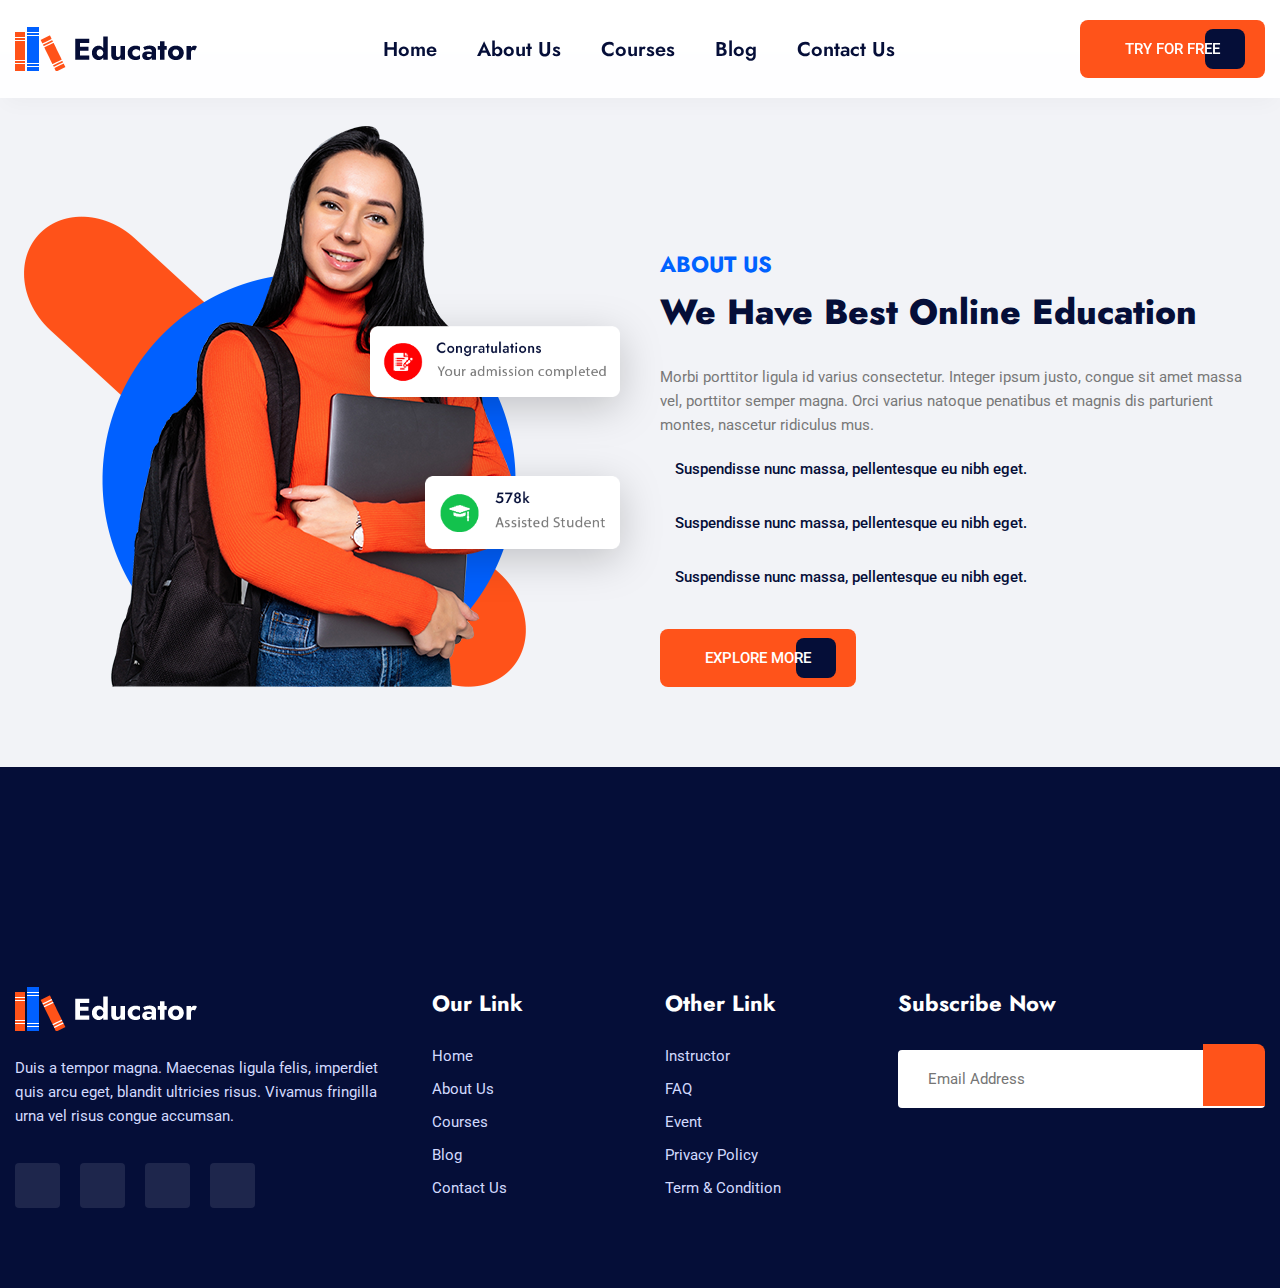
<file: about.html>
<!DOCTYPE html>
<html lang="en">
<head>
    <meta charset="UTF-8">
    <meta http-equiv="X-UA-Compatible" content="IE=edge">
    <meta name="viewport" content="width=device-width, initial-scale=1.0">
    <title>About Us</title>
    <link rel="stylesheet" href="./assets/css/style.css">
    <link rel="stylesheet" href="./assets/css/media_queries.css">
    <link rel="stylesheet" href="./assets/css/animation.css">
    <link rel="stylesheet" href="./assets/css/variable.css">
    <link rel="preconnect" href="https://fonts.googleapis.com">
  <link rel="preconnect" href="https://fonts.gstatic.com" crossorigin>
  <link
    href="https://fonts.googleapis.com/css2?family=Jost:wght@500;600;700;800;900&family=Roboto:wght@400;500&display=swap"
    rel="stylesheet">
</head>
<body>
    <header>

        <nav class="navbar">
  
            <div class="navbar-brand">
              <img src="./assets/images/logo.png" alt="Educator Logo">
            </div>
    
            <ul class="navbar-nav">
    
              <li class="nav-item">
                <a href="index.html">Home</a>
              </li>
              <li class="nav-item">
                <a href="about.html">About Us</a>
              </li>
              <li class="nav-item">
                <a href="course .html">Courses</a>
              </li>
              <li class="nav-item">
                <a href="blog.html">Blog</a>
              </li>
              <li class="nav-item">
                <a href="contact.html">Contact Us</a>
              </li>
    
            </ul>
    
            <button class="btn btn-primary">
              <p class="btn-text">Try for free</p>
              <span class="square"></span>
            </button>
    
            <button class="nav-toggle-btn">
              <span class="one"></span>
              <span class="two"></span>
              <span class="three"></span>
            </button>
    
          </nav>
    
        </header>
    <br><br>
      <section class="about" id="about" >
  
          <div class="about-left">
  
            <div class="img-box">
              <img src="./assets/images/about-img-bg.png" alt="about bg" class="about-bg">
  
              <img src="./assets/images/about-img.png" alt="about person" class="about-img">
  
              <img src="./assets/images/banner-aliment-icon-1.png" alt="" class="icon-1 smooth-zigzag-anim-1" width="250">
              <img src="./assets/images/banner-aliment-icon-3.png" alt="" class="icon-2 smooth-zigzag-anim-3" width="195">
            </div>
  
          </div>
  
          <div class="about-right">
  
            <p class="section-subtitle">About Us</p>
  
            <h2 class="section-title">We Have Best Online Education</h2>
  
            <p class="section-text">
              Morbi porttitor ligula id varius consectetur. Integer ipsum justo, congue sit amet massa vel, porttitor
              semper magna.
              Orci varius natoque penatibus et magnis dis parturient montes, nascetur ridiculus mus.
            </p>
  
            <ul class="about-ul">
  
              <li>
                <ion-icon name="checkmark-circle"></ion-icon>
                <p>Suspendisse nunc massa, pellentesque eu nibh eget.</p>
              </li>
  
              <li>
                <ion-icon name="checkmark-circle"></ion-icon>
                <p>Suspendisse nunc massa, pellentesque eu nibh eget.</p>
              </li>
  
              <li>
                <ion-icon name="checkmark-circle"></ion-icon>
                <p>Suspendisse nunc massa, pellentesque eu nibh eget.</p>
              </li>
  
            </ul>
  
            <button class="btn btn-primary">
              <p class="btn-text">Explore More</p>
              <span class="square"></span>
            </button>
  
          </div>
  
        </section>
      <footer>

        <div class="footer-grid">
  
          <div class="grid-item">
  
            <div class="footer-logo">
              <img src="./assets/images/logo-footer.png" alt="educator logo white">
            </div>
  
            <p class="footer-text">
              Duis a tempor magna. Maecenas ligula felis, imperdiet quis arcu eget, blandit ultricies risus. Vivamus
              fringilla urna
              vel risus congue accumsan.
            </p>
  
            <div class="social-link">
              <a href="#">
                <ion-icon name="logo-facebook"></ion-icon>
              </a>
              <a href="#">
                <ion-icon name="logo-instagram"></ion-icon>
              </a>
              <a href="#">
                <ion-icon name="logo-twitter"></ion-icon>
              </a>
              <a href="#">
                <ion-icon name="logo-youtube"></ion-icon>
              </a>
            </div>
  
          </div>
  
          <ul class="grid-item">
  
            <h4 class="item-heading">Our Link</h4>
  
            <li class="list-item">
              <a href="#home">Home</a>
            </li>
  
            <li class="list-item">
              <a href="#about">About Us</a>
            </li>
  
            <li class="list-item">
              <a href="#course">Courses</a>
            </li>
  
            <li class="list-item">
              <a href="#blog">Blog</a>
            </li>
  
            <li class="list-item">
              <a href="#contact">Contact Us</a>
            </li>
  
          </ul>
  
          <ul class="grid-item">
  
            <h4 class="item-heading">Other Link</h4>
  
            <li class="list-item">
              <a href="#">Instructor</a>
            </li>
  
            <li class="list-item">
              <a href="#">FAQ</a>
            </li>
  
            <li class="list-item">
              <a href="#">Event</a>
            </li>
  
            <li class="list-item">
              <a href="#">Privacy Policy</a>
            </li>
  
            <li class="list-item">
              <a href="#">Term & Condition</a>
            </li>
  
          </ul>
  
          <div class="grid-item">
  
            <h4 class="item-heading">Subscribe Now</h4>
  
            <div class="wrapper">
              <input type="text" name="subscribe" placeholder="Email Address">
              
              <button class="send-btn">
                <ion-icon name="paper-plane"></ion-icon>
              </button>
            </div>
  
          </div>
  
        </div>
  

  
      </footer>
  
    </div>
  
  

</body>
</html>
</file>
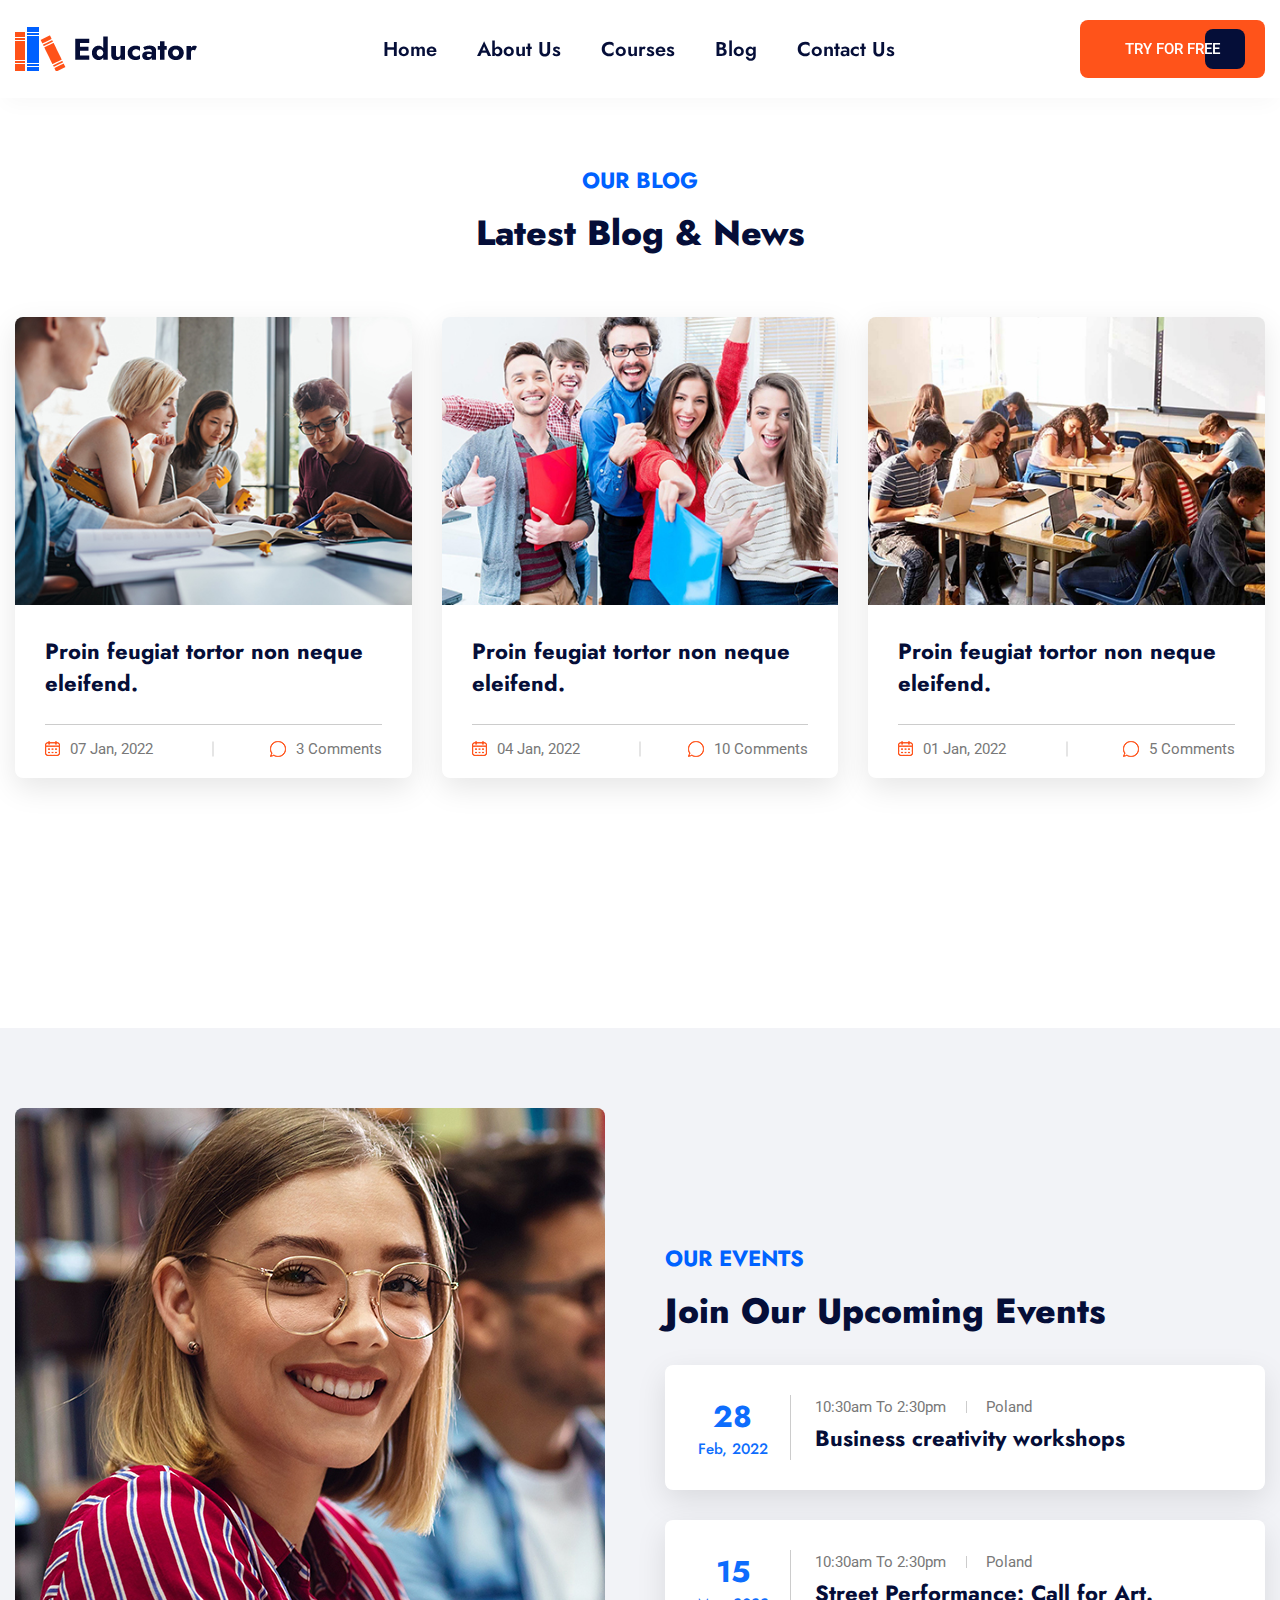
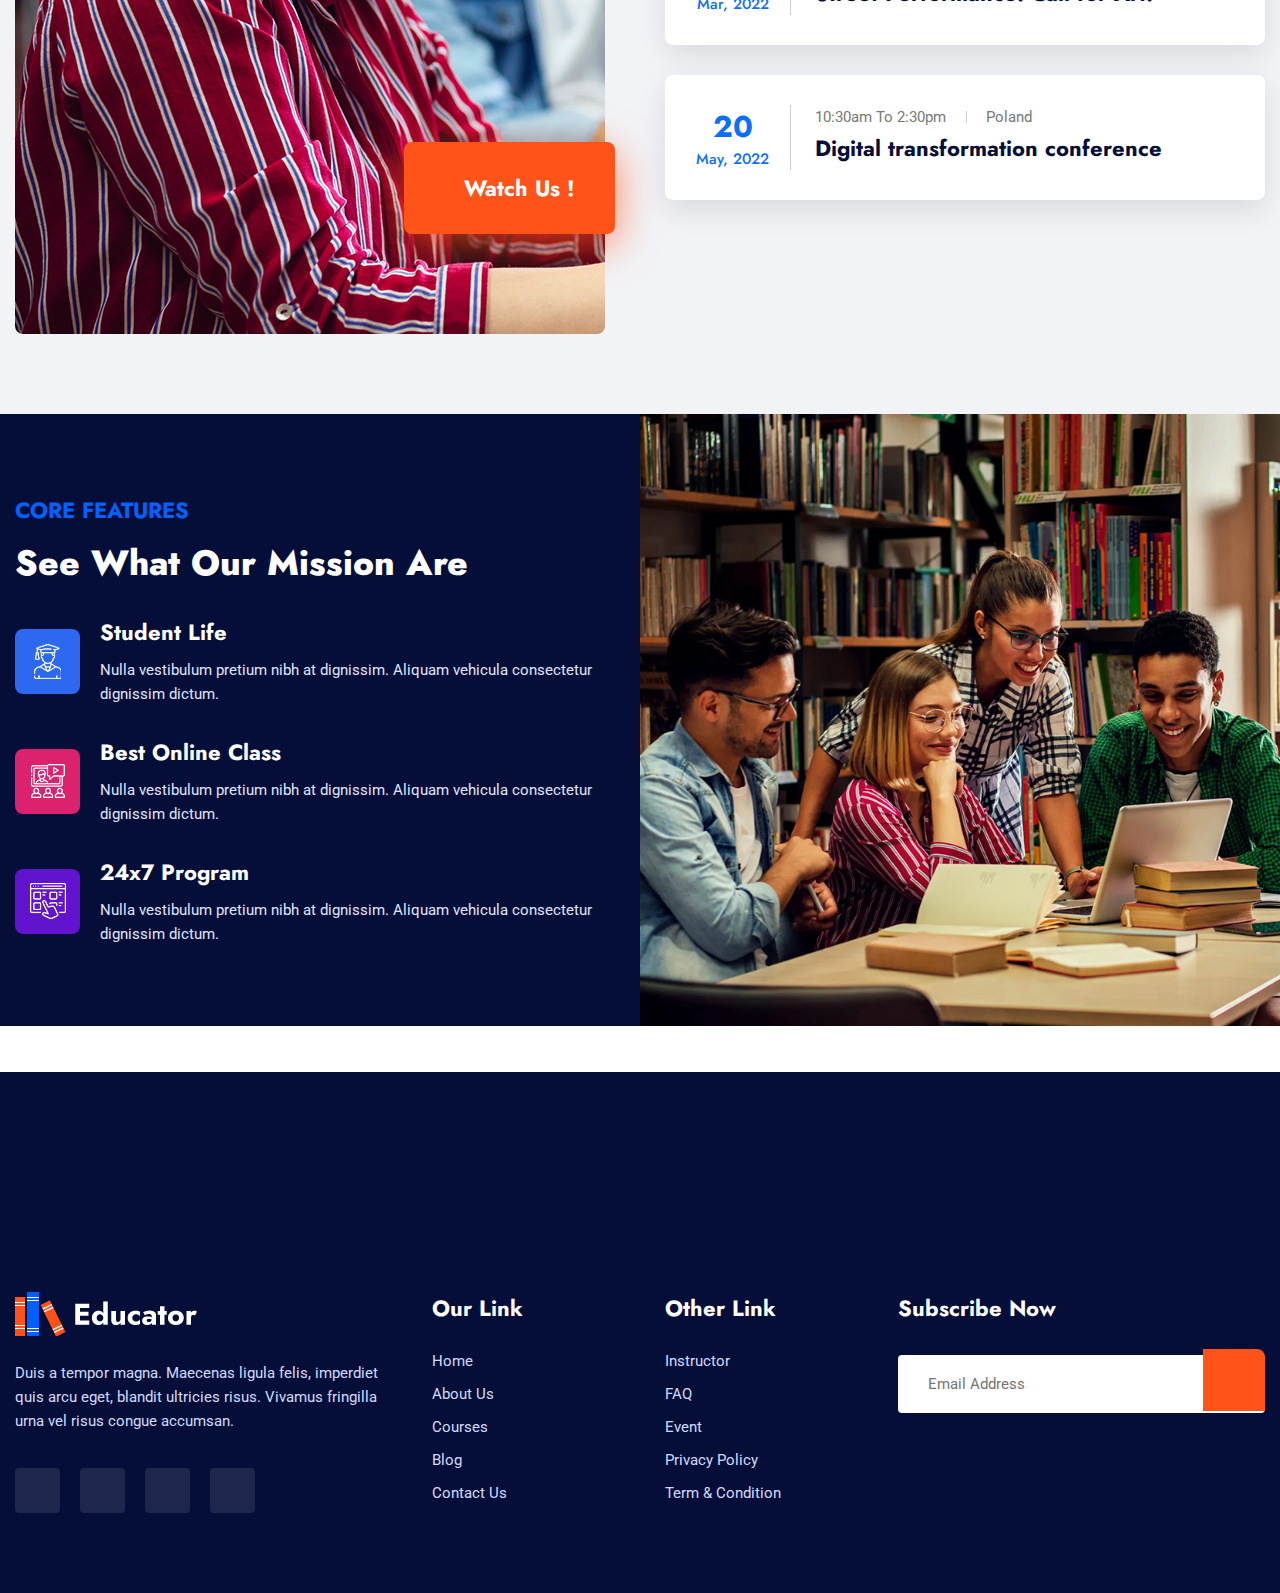
<file: blog.html>
<!DOCTYPE html>
<html lang="en">
<head>
    <meta charset="UTF-8">
    <meta http-equiv="X-UA-Compatible" content="IE=edge">
    <meta name="viewport" content="width=device-width, initial-scale=1.0">
    <title>Document</title>
    <link rel="stylesheet" href="./assets/css/style.css">
    <link rel="stylesheet" href="./assets/css/media_queries.css">
    <link rel="stylesheet" href="./assets/css/animation.css">
    <link rel="stylesheet" href="./assets/css/variable.css">
    <link rel="preconnect" href="https://fonts.googleapis.com">
  <link rel="preconnect" href="https://fonts.gstatic.com" crossorigin>
  <link
    href="https://fonts.googleapis.com/css2?family=Jost:wght@500;600;700;800;900&family=Roboto:wght@400;500&display=swap"
    rel="stylesheet">
</head>
<body>
    <nav class="navbar">
  
        <div class="navbar-brand">
          <img src="./assets/images/logo.png" alt="Educator Logo">
        </div>

        <ul class="navbar-nav">

          <li class="nav-item">
            <a href="index.html">Home</a>
          </li>
          <li class="nav-item">
            <a href="about.html">About Us</a>
          </li>
          <li class="nav-item">
            <a href="course .html">Courses</a>
          </li>
          <li class="nav-item">
            <a href="blog.html">Blog</a>
          </li>
          <li class="nav-item">
            <a href="contact.html">Contact Us</a>
          </li>

        </ul>

        <button class="btn btn-primary">
          <p class="btn-text">Try for free</p>
          <span class="square"></span>
        </button>

        <button class="nav-toggle-btn">
          <span class="one"></span>
          <span class="two"></span>
          <span class="three"></span>
        </button>

      </nav>

    </header>
<br><br><br>

    <section class="blog" id="blog">

        <p class="section-subtitle">Our Blog</p>

        <h2 class="section-title">Latest Blog & News</h2>

        <div class="blog-grid">

          <div class="blog-card">

            <div class="blog-banner-box">
              <img src="./assets/images/blog-1.jpg" alt="blog banner">
            </div>

            <div class="blog-content">

              <h3 class="blog-title">
                <a href="#">Proin feugiat tortor non neque eleifend.</a>
              </h3>

              <div class="wrapper">

                <div class="blog-publish-date">
                  <img src="./assets/images/calendar.png" alt="calendar icon">

                  <a href="#">07 Jan, 2022</a>
                </div>

                <div class="blog-comment">
                  <img src="./assets/images/comment.png" alt="comment icon">

                  <a href="#">3 Comments</a>
                </div>

              </div>

            </div>

          </div>

          <div class="blog-card">

            <div class="blog-banner-box">
              <img src="./assets/images/blog-2.jpg" alt="blog banner">
            </div>

            <div class="blog-content">

              <h3 class="blog-title">
                <a href="#">Proin feugiat tortor non neque eleifend.</a>
              </h3>

              <div class="wrapper">

                <div class="blog-publish-date">
                  <img src="./assets/images/calendar.png" alt="calendar icon">

                  <a href="#">04 Jan, 2022</a>
                </div>

                <div class="blog-comment">
                  <img src="./assets/images/comment.png" alt="comment icon">

                  <a href="#">10 Comments</a>
                </div>

              </div>

            </div>

          </div>

          <div class="blog-card">

            <div class="blog-banner-box">
              <img src="./assets/images/blog-3.jpg" alt="blog banner">
            </div>

            <div class="blog-content">

              <h3 class="blog-title">
                <a href="#">Proin feugiat tortor non neque eleifend.</a>
              </h3>

              <div class="wrapper">

                <div class="blog-publish-date">
                  <img src="./assets/images/calendar.png" alt="calendar icon">

                  <a href="#">01 Jan, 2022</a>
                </div>

                <div class="blog-comment">
                  <img src="./assets/images/comment.png" alt="comment icon">

                  <a href="#">5 Comments</a>
                </div>

              </div>

            </div>

          </div>

        </div>

      </section>
      <section class="event">

        <div class="event-left">

          <div class="event-banner">
            <img src="./assets/images/event-img.jpg" alt="event banner" class="banner-img">
          </div>

          <button class="play smooth-zigzag-anim-1">
            <div class="play-icon pulse-anim">
              <ion-icon name="play-circle"></ion-icon>
            </div>

            <p>Watch Us !</p>
          </button>

        </div>

        <div class="event-right">

          <p class="section-subtitle">Our Events</p>

          <h2 class="section-title">Join Our Upcoming Events</h2>

          <div class="event-card-group">

            <div class="event-card">

              <div class="content-left">
                <p class="day">28</p>
                <p class="month">Feb, 2022</p>
              </div>

              <div class="content-right">
                <div class="schedule">
                  <p class="time">10:30am To 2:30pm</p>
                  <p class="place">Poland</p>
                </div>

                <a href="#" class="event-name">Business creativity workshops</a>
              </div>

            </div>

            <div class="event-card">

              <div class="content-left">
                <p class="day">15</p>
                <p class="month">Mar, 2022</p>
              </div>

              <div class="content-right">
                <div class="schedule">
                  <p class="time">10:30am To 2:30pm</p>
                  <p class="place">Poland</p>
                </div>

                <a href="#" class="event-name">Street Performance: Call for Art.</a>
              </div>

            </div>

            <div class="event-card">

              <div class="content-left">
                <p class="day">20</p>
                <p class="month">May, 2022</p>
              </div>

              <div class="content-right">
                <div class="schedule">
                  <p class="time">10:30am To 2:30pm</p>
                  <p class="place">Poland</p>
                </div>

                <a href="#" class="event-name">Digital transformation conference</a>
              </div>

            </div>

          </div>

        </div>

      </section>

      <section class="features">

        <div class="features-left">

          <p class="section-subtitle">Core Features</p>

          <h2 class="section-title">See What Our Mission Are</h2>

          <ul>

            <li class="features-item">
              <div class="item-icon-box blue">
                <img src="./assets/images/feature-icon-1.png" alt="feature icon">
              </div>

              <div class="wrapper">

                <h3 class="item-title">Student Life</h3>

                <p class="item-text">Nulla vestibulum pretium nibh at dignissim. Aliquam vehicula consectetur dignissim
                  dictum.</p>

              </div>
            </li>

            <li class="features-item">
              <div class="item-icon-box pink">
                <img src="./assets/images/feature-icon-2.png" alt="feature icon">
              </div>

              <div class="wrapper">

                <h3 class="item-title">Best Online Class</h3>

                <p class="item-text">Nulla vestibulum pretium nibh at dignissim. Aliquam vehicula consectetur dignissim
                  dictum.</p>

              </div>
            </li>

            <li class="features-item">
              <div class="item-icon-box purple">
                <img src="./assets/images/feature-icon-3.png" alt="feature icon">
              </div>

              <div class="wrapper">

                <h3 class="item-title">24x7 Program</h3>

                <p class="item-text">Nulla vestibulum pretium nibh at dignissim. Aliquam vehicula consectetur dignissim
                  dictum.</p>

              </div>
            </li>

          </ul>

        </div>

        <div class="features-right">
          <img src="./assets/images/coure-features-img.jpg" alt="core features image">
        </div>

      </section>

<br><br>

    <footer>

        <div class="footer-grid">
  
          <div class="grid-item">
  
            <div class="footer-logo">
              <img src="./assets/images/logo-footer.png" alt="educator logo white">
            </div>
  
            <p class="footer-text">
              Duis a tempor magna. Maecenas ligula felis, imperdiet quis arcu eget, blandit ultricies risus. Vivamus
              fringilla urna
              vel risus congue accumsan.
            </p>
  
            <div class="social-link">
              <a href="#">
                <ion-icon name="logo-facebook"></ion-icon>
              </a>
              <a href="#">
                <ion-icon name="logo-instagram"></ion-icon>
              </a>
              <a href="#">
                <ion-icon name="logo-twitter"></ion-icon>
              </a>
              <a href="#">
                <ion-icon name="logo-youtube"></ion-icon>
              </a>
            </div>
  
          </div>
  
          <ul class="grid-item">
  
            <h4 class="item-heading">Our Link</h4>
  
            <li class="list-item">
              <a href="#home">Home</a>
            </li>
  
            <li class="list-item">
              <a href="#about">About Us</a>
            </li>
  
            <li class="list-item">
              <a href="#course">Courses</a>
            </li>
  
            <li class="list-item">
              <a href="#blog">Blog</a>
            </li>
  
            <li class="list-item">
              <a href="#contact">Contact Us</a>
            </li>
  
          </ul>
  
          <ul class="grid-item">
  
            <h4 class="item-heading">Other Link</h4>
  
            <li class="list-item">
              <a href="#">Instructor</a>
            </li>
  
            <li class="list-item">
              <a href="#">FAQ</a>
            </li>
  
            <li class="list-item">
              <a href="#">Event</a>
            </li>
  
            <li class="list-item">
              <a href="#">Privacy Policy</a>
            </li>
  
            <li class="list-item">
              <a href="#">Term & Condition</a>
            </li>
  
          </ul>
  
          <div class="grid-item">
  
            <h4 class="item-heading">Subscribe Now</h4>
  
            <div class="wrapper">
              <input type="text" name="subscribe" placeholder="Email Address">
              
              <button class="send-btn">
                <ion-icon name="paper-plane"></ion-icon>
              </button>
            </div>
  
          </div>
  
        </div>
        </footer>
</body>
</html>
</file>
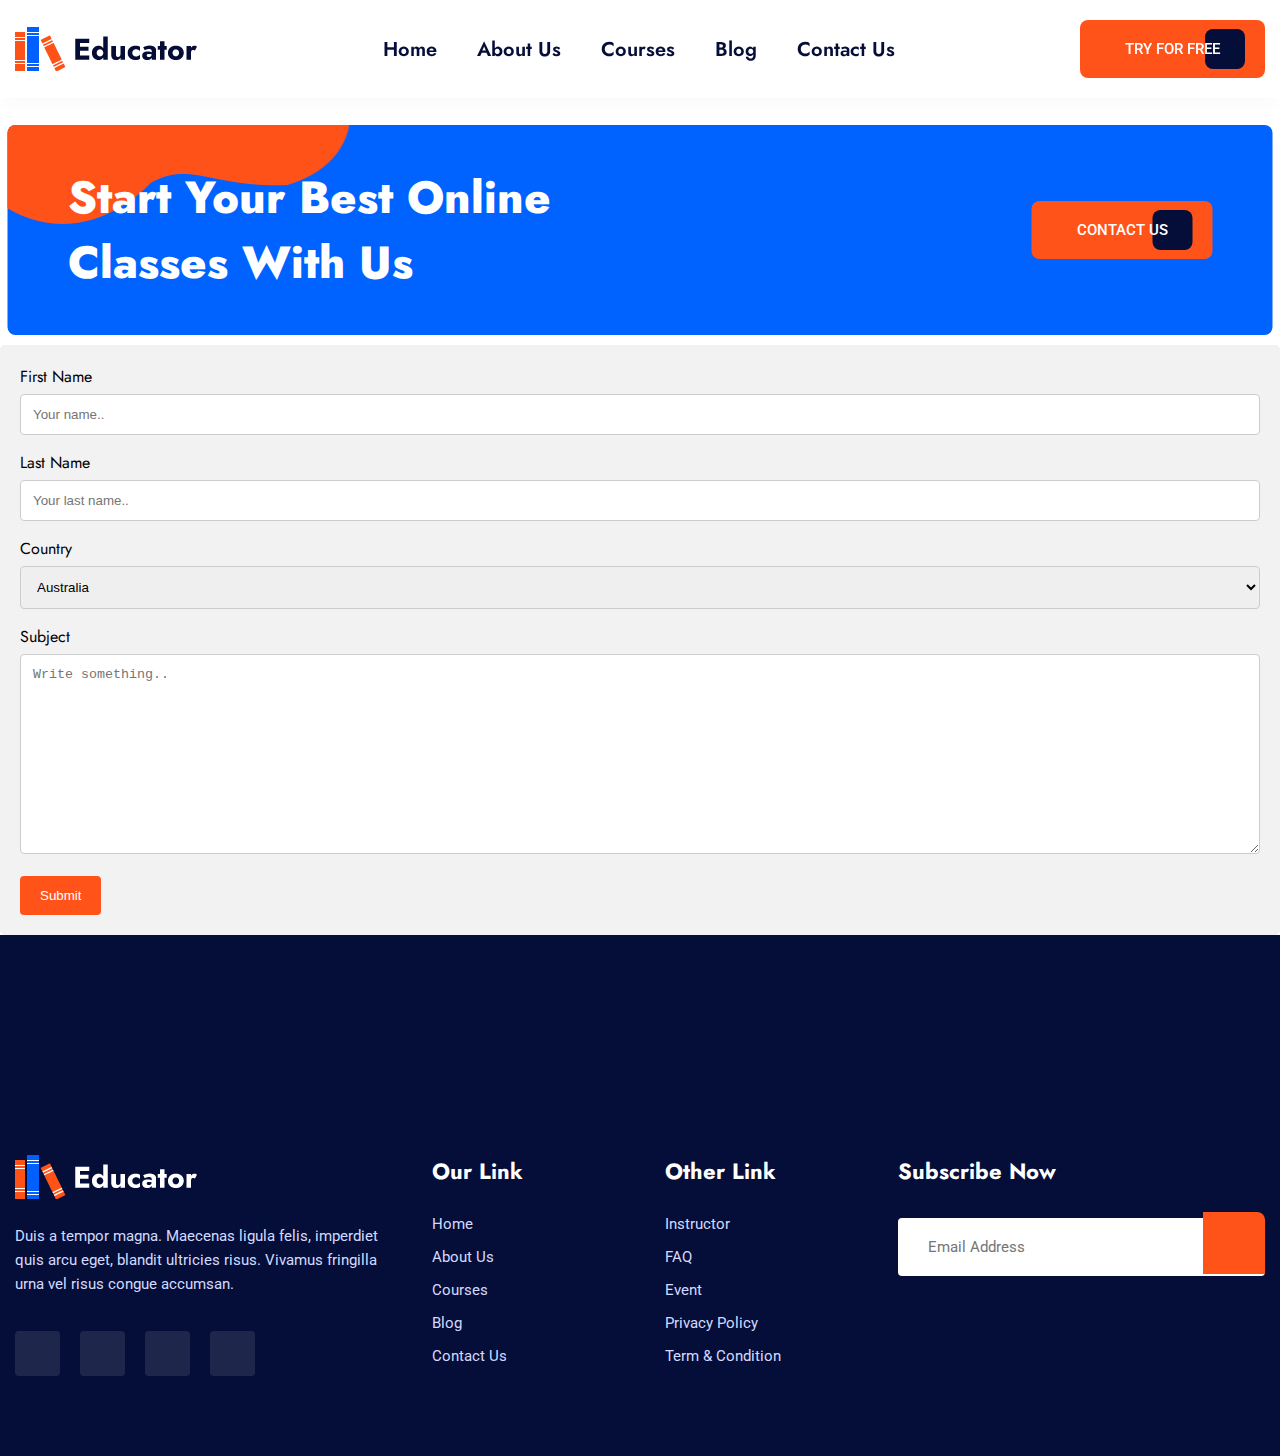
<file: contact.html>
<!DOCTYPE html>
<html lang="en">
<head>
    <meta charset="UTF-8">
    <meta http-equiv="X-UA-Compatible" content="IE=edge">
    <meta name="viewport" content="width=device-width, initial-scale=1.0">
    <title>Document</title>
    <link rel="stylesheet" href="./assets/css/style.css">
    <link rel="stylesheet" href="./assets/css/media_queries.css">
    <link rel="stylesheet" href="./assets/css/animation.css">
    <link rel="stylesheet" href="./assets/css/variable.css">
    <link rel="preconnect" href="https://fonts.googleapis.com">
  <link rel="preconnect" href="https://fonts.gstatic.com" crossorigin>
  <link
    href="https://fonts.googleapis.com/css2?family=Jost:wght@500;600;700;800;900&family=Roboto:wght@400;500&display=swap"
    rel="stylesheet">
</head>
<body>
    <nav class="navbar">
  
        <div class="navbar-brand">
          <img src="./assets/images/logo.png" alt="Educator Logo">
        </div>

        <ul class="navbar-nav">

          <li class="nav-item">
            <a href="index.html">Home</a>
          </li>
          <li class="nav-item">
            <a href="about.html">About Us</a>
          </li>
          <li class="nav-item">
            <a href="course .html">Courses</a>
          </li>
          <li class="nav-item">
            <a href="blog.html">Blog</a>
          </li>
          <li class="nav-item">
            <a href="contact.html">Contact Us</a>
          </li>

        </ul>

        <button class="btn btn-primary">
          <p class="btn-text">Try for free</p>
          <span class="square"></span>
        </button>

        <button class="nav-toggle-btn">
          <span class="one"></span>
          <span class="two"></span>
          <span class="three"></span>
        </button>

      </nav>

    </header>
<br><br><br>
<br><br><br>
<br><br><br><br>
 <!--
        - #CONTACT
      -->

      <section class="contact">

        <div class="contact-card" id="contact">
          <img src="./assets/images/cta-bg-img.png" alt="shape" class="contact-card-bg">

          <h2>Start Your Best Online Classes With Us</h2>

          <button class="btn btn-primary">
            <p class="btn-text">Contact Us</p>
            <span class="square"></span>
          </button>
        </div>
<br><br><br>
<br><br>
      </section>
      <div class="container">
        <form action="action_page.php">
      
          <label for="fname">First Name</label>
          <input type="text" id="fname" name="firstname" placeholder="Your name..">
      
          <label for="lname">Last Name</label>
          <input type="text" id="lname" name="lastname" placeholder="Your last name..">
      
          <label for="country">Country</label>
          <select id="country" name="country">
            <option value="australia">Australia</option>
            <option value="canada">Canada</option>
            <option value="usa">USA</option>
            <option value="Pakistan">Pakistan</option>
            <option value="India">India </option>
          </select>
      
          <label for="subject">Subject</label>
          <textarea id="subject" name="subject" placeholder="Write something.." style="height:200px"></textarea>
      
          <input type="submit" value="Submit">
      
        </form>
      </div>
      <footer>

        <div class="footer-grid">
  
          <div class="grid-item">
  
            <div class="footer-logo">
              <img src="./assets/images/logo-footer.png" alt="educator logo white">
            </div>
  
            <p class="footer-text">
              Duis a tempor magna. Maecenas ligula felis, imperdiet quis arcu eget, blandit ultricies risus. Vivamus
              fringilla urna
              vel risus congue accumsan.
            </p>
  
            <div class="social-link">
              <a href="#">
                <ion-icon name="logo-facebook"></ion-icon>
              </a>
              <a href="#">
                <ion-icon name="logo-instagram"></ion-icon>
              </a>
              <a href="#">
                <ion-icon name="logo-twitter"></ion-icon>
              </a>
              <a href="#">
                <ion-icon name="logo-youtube"></ion-icon>
              </a>
            </div>
  
          </div>
  
          <ul class="grid-item">
  
            <h4 class="item-heading">Our Link</h4>
  
            <li class="list-item">
              <a href="#home">Home</a>
            </li>
  
            <li class="list-item">
              <a href="#about">About Us</a>
            </li>
  
            <li class="list-item">
              <a href="#course">Courses</a>
            </li>
  
            <li class="list-item">
              <a href="#blog">Blog</a>
            </li>
  
            <li class="list-item">
              <a href="#contact">Contact Us</a>
            </li>
  
          </ul>
  
          <ul class="grid-item">
  
            <h4 class="item-heading">Other Link</h4>
  
            <li class="list-item">
              <a href="#">Instructor</a>
            </li>
  
            <li class="list-item">
              <a href="#">FAQ</a>
            </li>
  
            <li class="list-item">
              <a href="#">Event</a>
            </li>
  
            <li class="list-item">
              <a href="#">Privacy Policy</a>
            </li>
  
            <li class="list-item">
              <a href="#">Term & Condition</a>
            </li>
  
          </ul>
  
          <div class="grid-item">
  
            <h4 class="item-heading">Subscribe Now</h4>
  
            <div class="wrapper">
              <input type="text" name="subscribe" placeholder="Email Address">
              
              <button class="send-btn">
                <ion-icon name="paper-plane"></ion-icon>
              </button>
            </div>
  
          </div>
  
        </div>
        </footer>

</body>
</html>
</file>
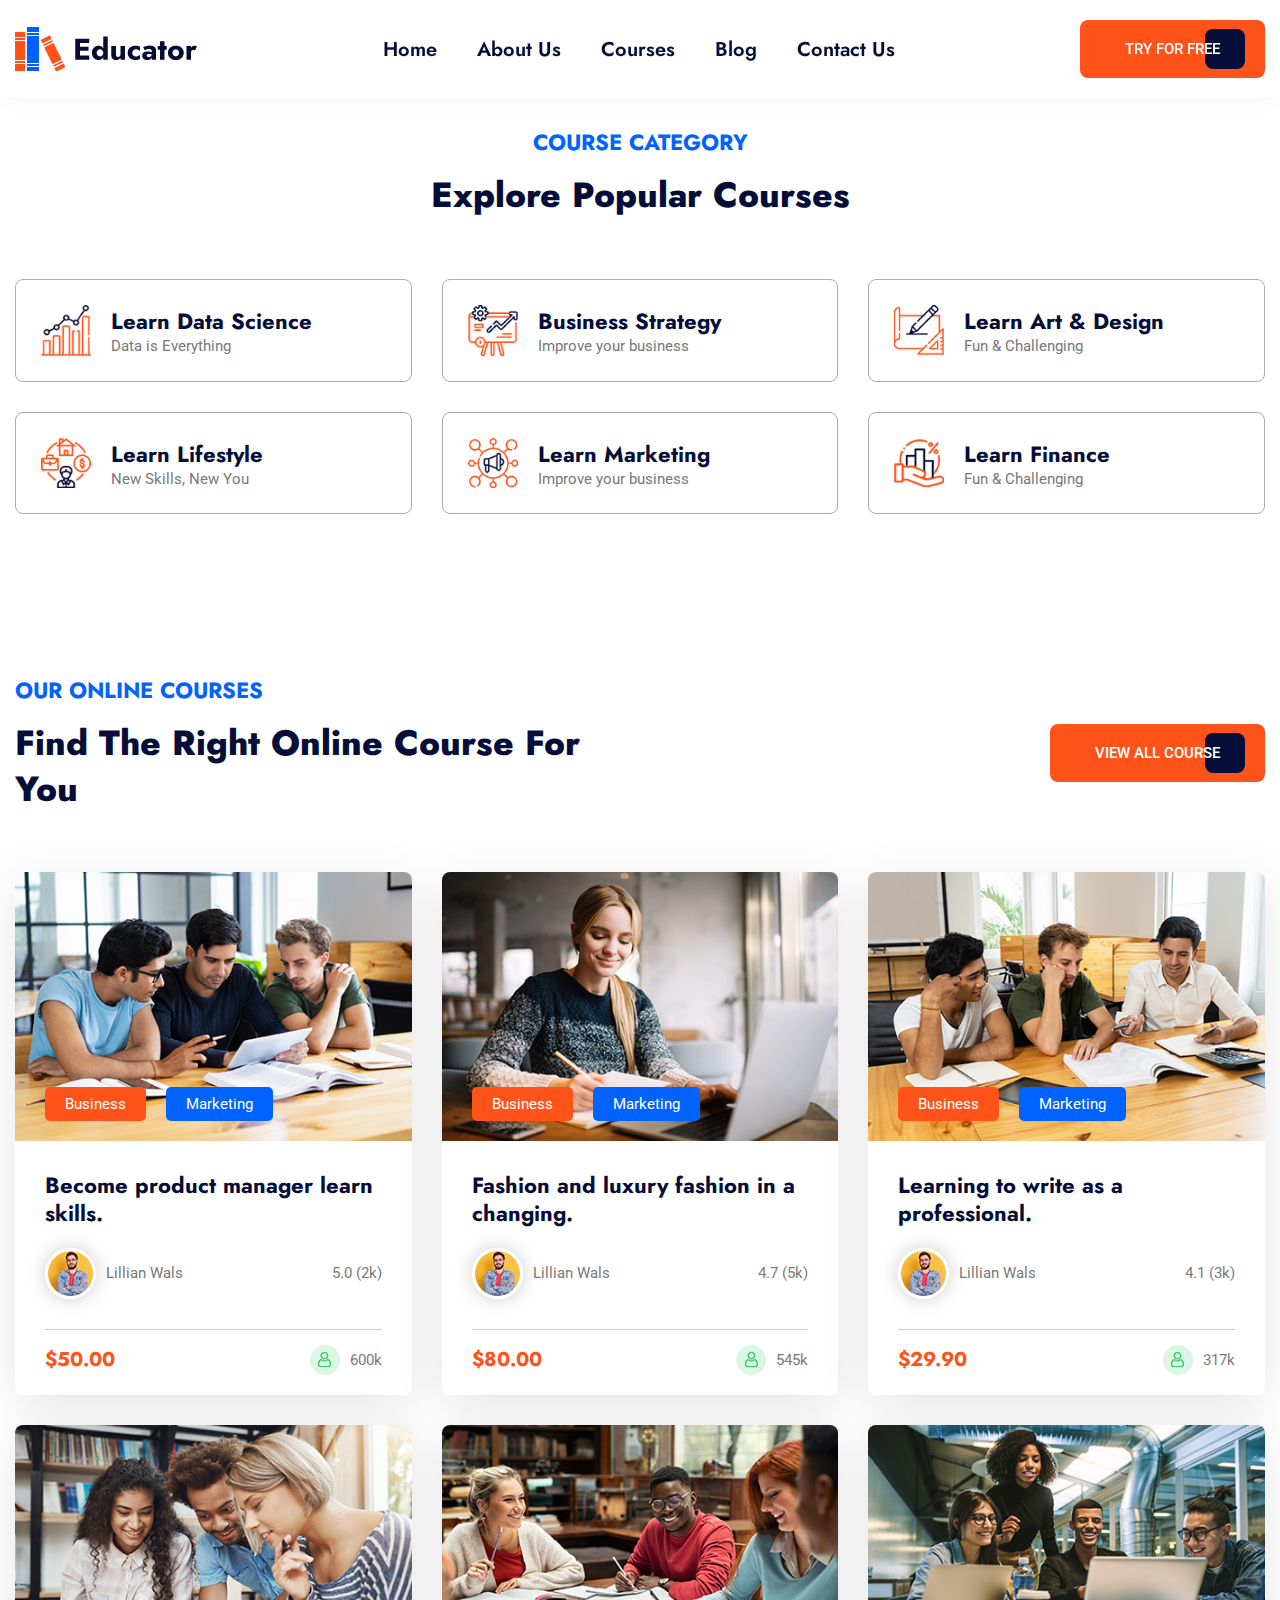
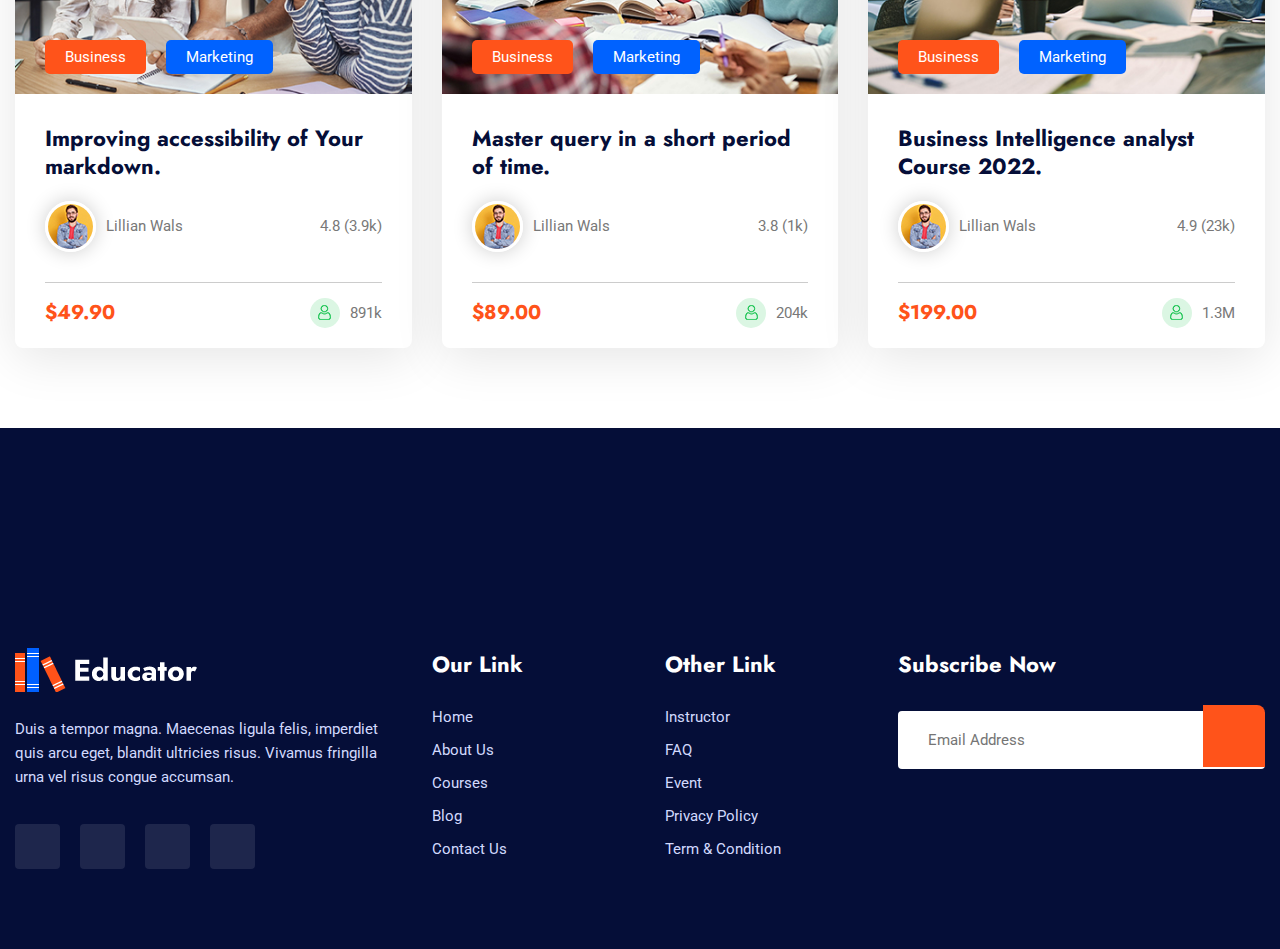
<file: course .html>
<!DOCTYPE html>
<html lang="en">
<head>
    <meta charset="UTF-8">
    <meta http-equiv="X-UA-Compatible" content="IE=edge">
    <meta name="viewport" content="width=device-width, initial-scale=1.0">
    <link rel="stylesheet" href="./assets/css/style.css">
    <link rel="stylesheet" href="./assets/css/media_queries.css">
    <link rel="stylesheet" href="./assets/css/animation.css">
    <link rel="stylesheet" href="./assets/css/variable.css">
    <link rel="preconnect" href="https://fonts.googleapis.com">
  <link rel="preconnect" href="https://fonts.gstatic.com" crossorigin>
  <link
    href="https://fonts.googleapis.com/css2?family=Jost:wght@500;600;700;800;900&family=Roboto:wght@400;500&display=swap"
    rel="stylesheet">
    <title>Our Courses</title>
</head>
<body>
    <header>

        <nav class="navbar">
  
            <div class="navbar-brand">
              <img src="./assets/images/logo.png" alt="Educator Logo">
            </div>
    
            <ul class="navbar-nav">
    
              <li class="nav-item">
                <a href="index.html">Home</a>
              </li>
              <li class="nav-item">
                <a href="about.html">About Us</a>
              </li>
              <li class="nav-item">
                <a href="course .html">Courses</a>
              </li>
              <li class="nav-item">
                <a href="blog.html">Blog</a>
              </li>
              <li class="nav-item">
                <a href="contact.html">Contact Us</a>
              </li>
    
            </ul>
    
            <button class="btn btn-primary">
              <p class="btn-text">Try for free</p>
              <span class="square"></span>
            </button>
    
            <button class="nav-toggle-btn">
              <span class="one"></span>
              <span class="two"></span>
              <span class="three"></span>
            </button>
    
          </nav>
    
        </header>
  
    <section class="category">
<br><br>
        <p class="section-subtitle">Course Category</p>

        <h2 class="section-title">Explore Popular Courses</h2>

        <ul class="course-item-group">

          <li class="course-category-item">

            <div class="wrapper">
              <img src="./assets/images/course-category-icon-1.png" alt="category icon" class="category-icon default">

              <img src="./assets/images/course-category-icon-1-w.png" alt="category icon white"
                class="category-icon hover">
            </div>

            <div class="course-category-content">
              <h3 class="category-title">
                <a href="#">Learn Data Science</a>
              </h3>

              <p class="category-subtitle">Data is Everything</p>
            </div>

          </li>


          <li class="course-category-item">

            <div class="wrapper">
              <img src="./assets/images/course-category-icon-2.png" alt="category icon" class="category-icon default">

              <img src="./assets/images/course-category-icon-2-w.png" alt="category icon white"
                class="category-icon hover">
            </div>

            <div class="course-category-content">
              <h3 class="category-title">
                <a href="#">Business Strategy</a>
              </h3>

              <p class="category-subtitle">Improve your business</p>
            </div>

          </li>


          <li class="course-category-item">

            <div class="wrapper">
              <img src="./assets/images/course-category-icon-3.png" alt="category icon" class="category-icon default">

              <img src="./assets/images/course-category-icon-3-w.png" alt="category icon white"
                class="category-icon hover">
            </div>

            <div class="course-category-content">
              <h3 class="category-title">
                <a href="#">Learn Art & Design</a>
              </h3>

              <p class="category-subtitle">Fun & Challenging</p>
            </div>

          </li>


          <li class="course-category-item">

            <div class="wrapper">
              <img src="./assets/images/course-category-icon-4.png" alt="category icon" class="category-icon default">

              <img src="./assets/images/course-category-icon-4-w.png" alt="category icon white"
                class="category-icon hover">
            </div>

            <div class="course-category-content">
              <h3 class="category-title">
                <a href="#">Learn Lifestyle</a>
              </h3>

              <p class="category-subtitle">New Skills, New You</p>
            </div>

          </li>


          <li class="course-category-item">

            <div class="wrapper">
              <img src="./assets/images/course-category-icon-5.png" alt="category icon" class="category-icon default">

              <img src="./assets/images/course-category-icon-5-w.png" alt="category icon white"
                class="category-icon hover">
            </div>

            <div class="course-category-content">
              <h3 class="category-title">
                <a href="#">Learn Marketing</a>
              </h3>

              <p class="category-subtitle">Improve your business</p>
            </div>

          </li>


          <li class="course-category-item">

            <div class="wrapper">
              <img src="./assets/images/course-category-icon-6.png" alt="category icon" class="category-icon default">

              <img src="./assets/images/course-category-icon-6-w.png" alt="category icon white"
                class="category-icon hover">
            </div>

            <div class="course-category-content">
              <h3 class="category-title">
                <a href="#">Learn Finance</a>
              </h3>

              <p class="category-subtitle">Fun & Challenging</p>
            </div>

          </li>

        </ul>

      </section>





      <!--
        - #ABOUT SECTION
      -->




      <!--
        - #COURSE SECTION
      -->

      <section class="course" id="course">

        <p class="section-subtitle">Our Online Courses</p>

        <h2 class="section-title">Find The Right Online Course For You</h2>

        <div class="course-grid">

          <div class="course-card">

            <div class="course-banner">
              <img src="./assets/images/course-1.jpg" alt="course banner">

              <div class="course-tag-box">
                <a href="#" class="badge-tag orange">Business</a>
                <a href="#" class="badge-tag blue">Marketing</a>
              </div>
            </div>

            <div class="course-content">

              <h3 class="card-title">
                <a href="#">Become product manager learn skills.</a>
              </h3>

              <div class="wrapper border-bottom">

                <div class="author">
                  <img src="./assets/images/course-instructor-img.jpg" alt="course instructor image" class="author-img">

                  <a href="#" class="author-name">Lillian Wals</a>
                </div>

                <div class="rating">
                  <ion-icon name="star"></ion-icon>
                  <p>5.0 (2k)</p>
                </div>

              </div>

              <div class="wrapper">
                <div class="course-price">$50.00</div>

                <div class="enrolled">
                  <div class="icon-user">
                    <img src="./assets/images/student-icon.png" alt="user icon">
                  </div>

                  <p>600k</p>
                </div>
              </div>

            </div>

          </div>


          <div class="course-card">

            <div class="course-banner">
              <img src="./assets/images/course-2.jpg" alt="course banner">

              <div class="course-tag-box">
                <a href="#" class="badge-tag orange">Business</a>
                <a href="#" class="badge-tag blue">Marketing</a>
              </div>
            </div>

            <div class="course-content">

              <h3 class="card-title">
                <a href="#">Fashion and luxury fashion in a changing.</a>
              </h3>

              <div class="wrapper border-bottom">

                <div class="author">
                  <img src="./assets/images/course-instructor-img.jpg" alt="course instructor image" class="author-img">

                  <a href="#" class="author-name">Lillian Wals</a>
                </div>

                <div class="rating">
                  <ion-icon name="star"></ion-icon>
                  <p>4.7 (5k)</p>
                </div>

              </div>

              <div class="wrapper">
                <div class="course-price">$80.00</div>

                <div class="enrolled">
                  <div class="icon-user">
                    <img src="./assets/images/student-icon.png" alt="user icon">
                  </div>

                  <p>545k</p>
                </div>
              </div>

            </div>

          </div>


          <div class="course-card">

            <div class="course-banner">
              <img src="./assets/images/course-3.jpg" alt="course banner">

              <div class="course-tag-box">
                <a href="#" class="badge-tag orange">Business</a>
                <a href="#" class="badge-tag blue">Marketing</a>
              </div>
            </div>

            <div class="course-content">

              <h3 class="card-title">
                <a href="#">Learning to write as a professional.</a>
              </h3>

              <div class="wrapper border-bottom">

                <div class="author">
                  <img src="./assets/images/course-instructor-img.jpg" alt="course instructor image" class="author-img">

                  <a href="#" class="author-name">Lillian Wals</a>
                </div>

                <div class="rating">
                  <ion-icon name="star"></ion-icon>
                  <p>4.1 (3k)</p>
                </div>

              </div>

              <div class="wrapper">
                <div class="course-price">$29.90</div>

                <div class="enrolled">
                  <div class="icon-user">
                    <img src="./assets/images/student-icon.png" alt="user icon">
                  </div>

                  <p>317k</p>
                </div>
              </div>

            </div>

          </div>


          <div class="course-card">

            <div class="course-banner">
              <img src="./assets/images/course-4.jpg" alt="course banner">

              <div class="course-tag-box">
                <a href="#" class="badge-tag orange">Business</a>
                <a href="#" class="badge-tag blue">Marketing</a>
              </div>
            </div>

            <div class="course-content">

              <h3 class="card-title">
                <a href="#">Improving accessibility of Your markdown.</a>
              </h3>

              <div class="wrapper border-bottom">

                <div class="author">
                  <img src="./assets/images/course-instructor-img.jpg" alt="course instructor image" class="author-img">

                  <a href="#" class="author-name">Lillian Wals</a>
                </div>

                <div class="rating">
                  <ion-icon name="star"></ion-icon>
                  <p>4.8 (3.9k)</p>
                </div>

              </div>

              <div class="wrapper">
                <div class="course-price">$49.90</div>

                <div class="enrolled">
                  <div class="icon-user">
                    <img src="./assets/images/student-icon.png" alt="user icon">
                  </div>

                  <p>891k</p>
                </div>
              </div>

            </div>

          </div>



          <div class="course-card">

            <div class="course-banner">
              <img src="./assets/images/course-5.jpg" alt="course banner">

              <div class="course-tag-box">
                <a href="#" class="badge-tag orange">Business</a>
                <a href="#" class="badge-tag blue">Marketing</a>
              </div>
            </div>

            <div class="course-content">

              <h3 class="card-title">
                <a href="#">Master query in a short period of time.</a>
              </h3>

              <div class="wrapper border-bottom">

                <div class="author">
                  <img src="./assets/images/course-instructor-img.jpg" alt="course instructor image" class="author-img">

                  <a href="#" class="author-name">Lillian Wals</a>
                </div>

                <div class="rating">
                  <ion-icon name="star"></ion-icon>
                  <p>3.8 (1k)</p>
                </div>

              </div>

              <div class="wrapper">
                <div class="course-price">$89.00</div>

                <div class="enrolled">
                  <div class="icon-user">
                    <img src="./assets/images/student-icon.png" alt="user icon">
                  </div>

                  <p>204k</p>
                </div>
              </div>

            </div>

          </div>


          <div class="course-card">

            <div class="course-banner">
              <img src="./assets/images/course-6.jpg" alt="course banner">

              <div class="course-tag-box">
                <a href="#" class="badge-tag orange">Business</a>
                <a href="#" class="badge-tag blue">Marketing</a>
              </div>
            </div>

            <div class="course-content">

              <h3 class="card-title">
                <a href="#">Business Intelligence analyst Course 2022.</a>
              </h3>

              <div class="wrapper border-bottom">

                <div class="author">
                  <img src="./assets/images/course-instructor-img.jpg" alt="course instructor image" class="author-img">

                  <a href="#" class="author-name">Lillian Wals</a>
                </div>

                <div class="rating">
                  <ion-icon name="star"></ion-icon>
                  <p>4.9 (23k)</p>
                </div>

              </div>

              <div class="wrapper">
                <div class="course-price">$199.00</div>

                <div class="enrolled">
                  <div class="icon-user">
                    <img src="./assets/images/student-icon.png" alt="user icon">
                  </div>

                  <p>1.3M</p>
                </div>
              </div>

            </div>

          </div>

        </div>

        <button class="btn btn-primary">
          <p class="btn-text">View All Course</p>
          <span class="square"></span>
        </button>

      </section>
      <footer>

        <div class="footer-grid">
  
          <div class="grid-item">
  
            <div class="footer-logo">
              <img src="./assets/images/logo-footer.png" alt="educator logo white">
            </div>
  
            <p class="footer-text">
              Duis a tempor magna. Maecenas ligula felis, imperdiet quis arcu eget, blandit ultricies risus. Vivamus
              fringilla urna
              vel risus congue accumsan.
            </p>
  
            <div class="social-link">
              <a href="#">
                <ion-icon name="logo-facebook"></ion-icon>
              </a>
              <a href="#">
                <ion-icon name="logo-instagram"></ion-icon>
              </a>
              <a href="#">
                <ion-icon name="logo-twitter"></ion-icon>
              </a>
              <a href="#">
                <ion-icon name="logo-youtube"></ion-icon>
              </a>
            </div>
  
          </div>
  
          <ul class="grid-item">
  
            <h4 class="item-heading">Our Link</h4>
  
            <li class="list-item">
              <a href="#home">Home</a>
            </li>
  
            <li class="list-item">
              <a href="#about">About Us</a>
            </li>
  
            <li class="list-item">
              <a href="#course">Courses</a>
            </li>
  
            <li class="list-item">
              <a href="#blog">Blog</a>
            </li>
  
            <li class="list-item">
              <a href="#contact">Contact Us</a>
            </li>
  
          </ul>
  
          <ul class="grid-item">
  
            <h4 class="item-heading">Other Link</h4>
  
            <li class="list-item">
              <a href="#">Instructor</a>
            </li>
  
            <li class="list-item">
              <a href="#">FAQ</a>
            </li>
  
            <li class="list-item">
              <a href="#">Event</a>
            </li>
  
            <li class="list-item">
              <a href="#">Privacy Policy</a>
            </li>
  
            <li class="list-item">
              <a href="#">Term & Condition</a>
            </li>
  
          </ul>
  
          <div class="grid-item">
  
            <h4 class="item-heading">Subscribe Now</h4>
  
            <div class="wrapper">
              <input type="text" name="subscribe" placeholder="Email Address">
              
              <button class="send-btn">
                <ion-icon name="paper-plane"></ion-icon>
              </button>
            </div>
  
          </div>
  
        </div>
</footer>


</body>
</html>
</file>
<file: assets/css/style.css>
/*-----------------------------------*\
  #style.css
\*-----------------------------------*/

/**
 * copyright 2022 @codewithsadee 
 */





/*-----------------------------------*\
  #VARIABLE
\*-----------------------------------*/

@import url(./variable.css);





/*-----------------------------------*\
  #RESET
\*-----------------------------------*/

*, *::before, *::after {
  margin:  0;
  padding: 0;
  box-sizing: border-box;
}

li { list-style: none; }

a {
  text-decoration: none;
  font: inherit;
}

img, span, a, ion-icon { display: block; }

button {
  background: none;
  border: none;
  font: inherit;
  cursor: pointer;
}

html {
  font-family: "Jost", sans-serif;
  scroll-behavior: smooth;
}

::-webkit-scrollbar { width: 5px; }

::-webkit-scrollbar-track { background: var(--light-gray); }

::-webkit-scrollbar-thumb {
  border-radius: 10px;
  background: var(--red-orange-color-wheel);
}

::-webkit-scrollbar-thumb:hover { background: var(--ultramarine-blue); }





/*-----------------------------------*\
  #COMPONENT
\*-----------------------------------*/

.btn {
  position: relative;
  font-family: "Roboto", sans-serif;
  font-size: var(--fs-6);
  font-weight: var(--fw-5);
  border-radius: 8px;
  color: var(--white);
  padding: 20px 45px;
  text-transform: uppercase;
  overflow: hidden;
}

.btn .btn-text {
  position: relative;
  z-index: 5;
}

.btn-primary,
.btn-secondary .square { background: var(--red-orange-color-wheel); }

.btn .square {
  position: absolute;
  top:   50%;
  right: 20px;
  transform: translateY(-50%);
  width:  40px;
  height: 40px;
  border-radius: 8px;
  transition: var(--default-transition);
}

.btn:hover .square {
  right: -2px;
  width:  102%;
  height: 102%;
}

.btn-primary .square,
.btn-secondary { background: var(--oxford-blue); }





/*-----------------------------------*\
  #REUSED STYLE
\*-----------------------------------*/

.section-subtitle {
  color: var(--ultramarine-blue);
  font-weight: var(--fw-7);
  text-transform: uppercase;
}

.section-text {
  color: var(--sonic-silver);
  font-family: "Roboto", sans-serif;
  font-size: var(--fs-6);
  line-height: 1.6;
}

.section-title {
  font-size: var(--fs-2);
  font-weight: var(--fw-8);
  color: var(--oxford-blue);
  line-height: 1.3;
}





/*-----------------------------------*\
  #MAIN
\*-----------------------------------*/

.container {
  background: var(--white);
  max-width: 1440px;
  margin: auto;
  overflow: hidden;
}



/*-----------------------------------*\
  #HEADER 
\*-----------------------------------*/

.navbar {
  position: fixed;
  top: 0;
  left: 50%;
  transform: translateX(-50%);
  width: 100%;
  max-width: 1440px;
  background: hsla(0, 0%, 100%, 0.9);
  backdrop-filter: blur(15px);
  display:         flex;
  justify-content: space-between;
  align-items:     center;
  padding: 10px var(--px);
  box-shadow: 0 10px 20px -5px hsla(0, 0%, 0%, 0.03);
  z-index: 100;
}

.navbar-nav {
  position: absolute;
  background: var(--white);
  top: calc(100% + 40px);
  left:  30px;
  right: 30px;
  text-align: center;
  box-shadow: 0 10px 30px -5px hsla(0, 0%, 0%, 0.25);
  padding: 30px;
  border-radius: 8px;
  opacity: 0;
  transform: scale(0.8);
  pointer-events: none;
}

.nav-item a {
  padding: 10px;
  font-size: var(--fs-5);
  font-weight: var(--fw-6);
  color: var(--oxford-blue);
  transition: var(--default-transition);
}

.nav-item:not(:last-child) a { border-bottom: 1px solid hsla(0, 0%, 0%, 0.1); }

.nav-item a:hover { color: var(--red-orange-color-wheel); }

.navbar-nav.active {
  animation: menuPopup 0.5s ease forwards;
  pointer-events: all;
}

@keyframes menuPopup {

  0% {
    opacity: 0;
    transform: scale(0.8);
  }

  50% { transform: scale(1.1); }

  100% {
    opacity: 1;
    transform: scale(1);
  }

}

.navbar .btn { display: none; }

.nav-toggle-btn {
  background: var(--red-orange-color-wheel);
  width:  50px;
  height: 50px;
  border-radius: 8px;
  display:         flex;
  flex-direction:  column;
  justify-content: center;
  align-items:     center;
  gap: 6px;
}

.nav-toggle-btn span {
  background: var(--white);
  width: 30px;
  height: 2px;
  transition: var(--default-transition);
}

.nav-toggle-btn.active .one { transform: rotate(45deg) translate(3px, 3px); } 

.nav-toggle-btn.active .two { display: none; }

.nav-toggle-btn.active .three { transform: rotate(-45deg) translate(2px, -2px); }





/*-----------------------------------*\
  #HOME
\*-----------------------------------*/

.home {
  position: relative;
  margin-top: 70px;
  padding: var(--py) var(--px) 0;
  overflow: hidden;
}

.home::before {
  content: '';
  position: absolute;
  top:  -200px;
  left: -400px;
  width:  800px;
  height: 800px;
  border-radius: 50%;
  background: radial-gradient(ellipse at center, hsla(217, 100%, 50%, 0.3), transparent 70%);
}

.home::after {
  content: '';
  position: absolute;
  top:    100px;
  right: -400px;
  width:  800px;
  height: 800px;
  border-radius: 50%;
  background: radial-gradient(ellipse at center, hsla(15, 100%, 55%, 0.3), transparent 70%);
}

.home .deco-shape { position: absolute; }

.home .shape-1 {
  top: 14%;
  left: 8%;
}

.home .shape-2 {
  top: 600px;
  left: 30px;
}

.home .shape-3 {
  top: 25%;
  right: 0;
}

.home .shape-4 {
  top:   570px;
  right: 110px;
}

.home-left { margin-bottom: 60px; }

.home-left,
.home-right {
  position: relative;
  z-index: 10;
}

.home .section-subtitle {
  text-align: center;
  margin-bottom: 25px;
}

.main-heading {
  color: var(--oxford-blue);
  font-size: var(--fs-1);
  font-weight: var(--fw-9);
  line-height: 1.2;
  margin-bottom: 40px;
  text-align: center;
}

.underline-img {
  display: inline-block;
  position: relative;
}

.underline-img img {
  position: absolute;
  bottom: -5px;
  left:    0;
  width: 100%;
}

.home .section-text {
  max-width: 500px;
  text-align: center;
  margin: auto;
  margin-bottom: 30px;
}

.home-btn-group {
  display:         flex;
  justify-content: center;
  align-items:     center;
  flex-wrap:       wrap;
  gap: 30px;
}

.home-right .img-box { position: relative; }

.home-right .img-box img { position: absolute; }

.home-right .img-box .banner-img {
  position: relative;
  width: auto;
  max-width: 100%;
  margin: auto;
  z-index: 2;
}

.home-right .background-shape {
  width: auto;
  max-width: 100%;
  left: 50%;
  transform: translateX(-50%);
  z-index: 1;
}

.home-right .icon-1 {
  top: 200px;
  left: 20px;
}

.home-right .icon-2,
.home-right .icon-3 { display: none; }

.home-right .icon-4 {
  top:   60px;
  right: 20px;
  filter: drop-shadow(0 8px 30px hsla(350, 100%, 68%, 0.5));
}

.icon-1, .icon-2, .icon-3, .icon-4 {
  filter: drop-shadow(0 10px 20px hsla(0, 0%, 0%, 0.2));
  z-index: 5;
}





/*-----------------------------------*\
  #COURSE CATEGORY
\*-----------------------------------*/

.category { padding: var(--py) var(--px); }

.category .section-subtitle {
  text-align: center;
  margin-bottom: 15px;
}

.category .section-title {
  text-align: center;
  margin-bottom: 60px;
}

.category .course-item-group {
  display: grid;
  grid-template-columns: 1fr;
  gap: 30px;
}

.course-category-item {
  display:     flex;
  align-items: center;
  gap: 20px;
  border: 1px solid hsl(0, 0%, 67%);
  border-radius: 8px;
  padding: 25px;
  transition: var(--default-transition);
}

.course-category-item:hover {
  background: var(--red-orange-color-wheel);
  border-color: var(--red-orange-color-wheel);
  box-shadow: 0 10px 50px -20px var(--red-orange-color-wheel);
}

.category-icon { width: 50px; }

.category-icon.hover,
.course-category-item:hover .category-icon.default { display: none; }

.category-icon.default,
.course-category-item:hover .category-icon.hover { display: block; }

.category-title a {
  color: var(--oxford-blue);
  font-size: var(--fs-4);
  font-weight: var(--fw-7);
}

.category-subtitle {
  font-family: "Roboto", sans-serif;
  color: var(--sonic-silver);
  font-size: var(--fs-6);
}

.course-category-item:hover .category-title a,
.course-category-item:hover .category-subtitle { color: var(--white); }





/*-----------------------------------*\
  #ABOUT
\*-----------------------------------*/

.about {
  padding: var(--py) var(--px);
  background: var(--cultured);
  overflow: hidden;
}

.about-left .img-box { position: relative; }

.about-left img { position: absolute; }

.about-bg, .about-img {
  width: auto;
  max-width: 100%;
  margin: auto;
}

.about-left .about-img {
  position: relative;
  z-index: 2;
}

.about-left .icon-1 {
  top: 130px;
  right: 0;
  z-index: 5;
}

.about-left .icon-2 { display: none; }

.about-right { padding-top: 50px; }

.about-right .section-subtitle { margin-bottom: 10px; }

.about-right .section-title { margin-bottom: 30px; }

.about-right .section-text { margin-bottom: 20px; }

.about-ul { margin-bottom: 40px; }

.about-ul li {
  display:     flex;
  align-items: center;
  gap: 15px;
}

.about-ul ion-icon {
  font-size: 30px;
  color: var(--red-orange-color-wheel);
}

.about-ul p {
  color: var(--oxford-blue);
  font-family: "Roboto", sans-serif;
  font-size: var(--fs-6);
  font-weight: var(--fw-5);
  line-height: 1.6;
  text-align: left;
}

.about-ul li:not(:last-child) { margin-bottom: 30px; }





/*-----------------------------------*\
  #COURSE
\*-----------------------------------*/

.course { padding: var(--py) var(--px); }

.course .section-subtitle { margin-bottom: 15px; }

.course .section-title { margin-bottom: 60px; }

.course-grid {
  display: grid;
  grid-template-columns: 1fr;
  gap: 30px;
  margin-bottom: 60px;
}

.course-card {
  background: var(--white);
  border-radius: 8px;
  box-shadow: 0 10px 50px hsla(0, 0%, 0%, 0.1);
  overflow: hidden;
}

.course-banner {
  position: relative;
  overflow: hidden;
}

.course-banner img {
  width:  100%;
  height: 100%;
  object-fit: cover;
  transition: var(--default-transition);
}

.course-card:hover .course-banner img { transform: scale(1.05); }

.course-banner .course-tag-box {
  position: absolute;
  bottom: 20px;
  left:   30px;
  display:     flex;
  align-items: center;
  gap: 20px;
}

.course-banner .badge-tag {
  font-family: "Roboto", sans-serif;
  font-size: var(--fs-6);
  color: var(--white);
  padding: 8px 20px;
  border-radius: 5px;
}

.course-banner .orange { background: var(--red-orange-color-wheel); }

.course-banner .blue { background: var(--ultramarine-blue); }

.course-card .course-content {
  padding: 30px;
  padding-bottom: 20px;
}

.course-card .card-title { margin-bottom: 20px; }

.course-card .card-title a {
  color: var(--oxford-blue);
  font-size: var(--fs-4);
  font-weight: var(--fw-7);
  line-height: 1.3;
  transition: var(--default-transition);
}

.course-card:hover .card-title a { color: var(--red-orange-color-wheel); }

.course-card .wrapper {
  display:         flex;
  justify-content: space-between;
  align-items:     center;
}

.course-card .border-bottom {
  margin-bottom: 15px;
  padding-bottom: 30px;
  border-bottom: 1px solid var(--light-gray);
}

.course-card .author {
  display:     flex;
  align-items: center;
  gap: 10px;
}

.course-card .author-img {
  border-radius: 50%;
  border: 3px solid var(--white);
  box-shadow: 0 0 20px hsla(0, 0%, 0%, 0.2);
}

.course-card .author-name {
  font-family: "Roboto", sans-serif;
  font-size: var(--fs-6);
  color: var(--sonic-silver);
  transition: var(--default-transition);
}

.course-card .author-name:hover { color: var(--oxford-blue); }

.course-card .rating {
  display:     flex;
  align-items: center;
  gap: 10px;
}

.course-card .rating ion-icon {
  font-size: 20px;
  color: hsl(45, 100%, 51%);
}

.course-card .enrolled p,
.course-card .rating p {
  font-family: "Roboto", sans-serif;
  font-size: var(--fs-6);
  color: var(--sonic-silver);
}

.course-card .course-price {
  color: var(--red-orange-color-wheel);
  font-size: 20px;
  font-weight: var(--fw-7);
}

.course-card .enrolled {
  display:     flex;
  align-items: center;
  gap: 10px;
}

.course-card .icon-user {
  background: hsl(138, 59%, 91%);
  width:  30px;
  height: 30px;
  display:         flex;
  justify-content: center;
  align-items:     center;
  border-radius: 50%;
}

.course .btn-primary {
  display: block;
  margin: auto;
}





/*-----------------------------------*\
  #EVENT
\*-----------------------------------*/

.event {
  padding: var(--py) var(--px);
  background: var(--cultured);
}

.event-left {
  position: relative;
  max-width: max-content;
  margin-bottom: 50px;
}

.event .banner-img {
  width: auto;
  max-width: 100%;
  border-radius: 8px;
}

.event .play {
  position: absolute;
  bottom: 100px;
  right:    0;
  padding: 30px 40px;
  background: var(--red-orange-color-wheel);
  display:     flex;
  align-items: center;
  gap: 20px;
  border-radius: 8px;
  box-shadow: 0 10px 40px hsla(15, 100%, 55%, 0.7);
}

.event .play-icon {
  border-radius: 50%;
  box-shadow: 0 0 0 15px transparent;
}

.event .play ion-icon {
  display: block;
  color: var(--white);
  font-size: 70px;
  margin: -8px;
}

.event .play p {
  font-size: var(--fs-4);
  font-weight: var(--fw-7);
  color: var(--white);
}

.event .section-subtitle { margin-bottom: 15px; }

.event .section-title { margin-bottom: 30px; }

.event-card-group {
  display: grid;
  grid-template-columns: 1fr;
  gap: 30px;
}

.event-card {
  background: var(--white);
  border-radius: 8px;
  padding: 30px 25px;
  box-shadow: 0 10px 30px hsla(0, 0%, 0%, 0.1);
  border-right: 5px solid transparent;
  transition: var(--default-transition);
}

.event-card .content-left {
  width: 100%;
  text-align: center;
  padding-bottom: 15px;
  margin-bottom: 25px;
  box-shadow: 0 16px 0 -15px var(--light-gray);
}

.event-card .day {
  font-size: var(--fs-3);
  font-weight: var(--fw-7);
  color: var(--blue-crayola);
}

.event-card .month {
  font-size: var(--fs-6);
  font-weight: var(--fw-5);
  color: var(--blue-crayola);
}

.event .schedule {
  display:         flex;
  justify-content: center;
  margin-bottom: 10px;
}

.event .schedule p {
  font-family: "Roboto", sans-serif;
  font-size: var(--fs-6);
  color: var(--sonic-silver);
}

.event .schedule .time {
  padding-right: 20px;
  margin-right: 20px;
  box-shadow: 4px 0 0 -3px var(--light-gray);
}

.event-card .event-name {
  color: var(--oxford-blue);
  font-size: var(--fs-4);
  font-weight: var(--fw-7);
  line-height: 1.6;
  text-align: center;
  transition: var(--default-transition);
}

.event-card:hover { border-color: var(--red-orange-color-wheel); }

.event-card:hover .event-name { color: var(--red-orange-color-wheel); }





/*-----------------------------------*\
  #FEATURES
\*-----------------------------------*/

.features { background: var(--oxford-blue); }

.features-left { padding: var(--py) var(--px); }

.features .section-subtitle { margin-bottom: 15px; }

.features .section-title {
  color: var(--white);
  margin-bottom: 30px;
}

.features-item {
  display:     flex;
  align-items: center;
  gap: 20px;
}

.features-item:not(:last-child) { margin-bottom: 30px; }

.features-item .item-icon-box {
  width:  65px;
  height: 65px;
  display:         flex;
  justify-content: center;
  align-items:     center;
  border-radius: 8px;
}

.features-item .blue { background: hsl(222, 87%, 56%); }

.features-item .pink { background: hsl(336, 73%, 50%); }

.features-item .purple { background: hsl(265, 83%, 44%); }

.features-item .wrapper { max-width: calc(100% - 85px); }

.features-item .item-title {
  color: var(--white);
  font-size: var(--fs-4);
  font-weight: var(--fw-7);
  margin-bottom: 10px;
}

.features-item .item-text {
  font-family: "Roboto", sans-serif;
  color: hsl(231, 100%, 94%);
  font-size: var(--fs-6);
  line-height: 1.6;
}

.features-right { height: 500px; }

.features-right img {
  width:  100%;
  height: 100%;
  object-fit: cover;
}





/*-----------------------------------*\
  #INSTRUCTOR
\*-----------------------------------*/

.instructor { padding: var(--py) var(--px); }

.instructor .section-subtitle {
  text-align: center;
  margin-bottom: 15px;
}

.instructor .section-title {
  text-align: center;
  margin-bottom: 60px;
}

.instructor-grid {
  display: grid;
  grid-template-columns: 1fr;
  gap: 30px;
  padding: 0 15px;
}

.instructor-card {
  background: hsl(228, 33%, 97%);
  padding: 20px;
  padding-bottom: 30px;
  border-radius: 8px;
  text-align: center;
  transition: var(--default-transition);
}

.instructor-card:hover {
  background: var(--white);
  box-shadow: 0 10px 30px hsla(0, 0%, 0%, 0.1);
}

.instructor-img-box {
  position: relative;
  border-radius: 8px;
  overflow: hidden;
  margin-bottom: 30px;
}

.instructor-img-box img {
  width:  100%;
  height: 100%;
  object-fit: cover;
  transition: var(--default-transition);
}

.instructor-card:hover .instructor-img-box img { transform: scale(1.1); }

.instructor-card .social-link {
  position: absolute;
  bottom: -60px;
  left:   50%;
  transform: translateX(-50%);
  display:         flex;
  justify-content: center;
  align-items:     center;
  gap: 20px;
  transition: var(--default-transition);
}

.instructor-card .social-link a {
  background: var(--ultramarine-blue);
  color: var(--white);
  width:  35px;
  height: 35px;
  display:         flex;
  justify-content: center;
  align-items:     center;
  border-radius: 4px;
  transition: var(--default-transition);
}

.instructor-card .social-link a:hover { background: var(--red-orange-color-wheel); }

.instructor-card:hover .social-link { bottom: 20px; }

.instructor-name {
  color: var(--oxford-blue);
  font-size: var(--fs-4);
  font-weight: var(--fw-7);
  margin-bottom: 10px;
  transition: var(--default-transition);
}

.instructor-card:hover .instructor-name { color: var(--red-orange-color-wheel); }

.instructor-title {
  color: var(--ultramarine-blue);
  font-family: "Roboto", sans-serif;
  font-size: var(--fs-6);
}





/*-----------------------------------*\
  #TESTIMONIAL
\*-----------------------------------*/

.testimonials {
  padding: var(--py) var(--px);
  background: var(--cultured);
}

.testimonials .section-subtitle { margin-bottom: 15px; }

.testimonials .section-title { margin-bottom: 30px; }

.testimonials-right { padding: 50px 15px 0; }

.testimonials-card {
  position: relative;
  background: var(--white);
  border-radius: 8px;
  padding: 40px;
  box-shadow: 0 15px 30px hsla(0, 0%, 0%, 0.1);
}

.testimonials .quote-img {
  position: absolute;
  bottom: 40px;
  right:  40px;
  z-index: 1;
}

.testimonials-text {
  color: var(--sonic-silver);
  font-family: "Roboto", sans-serif;
  font-size: var(--fs-6);
  line-height: 1.6;
  margin-bottom: 20px;
}

.testimonials-client {
  position: relative;
  display:     flex;
  align-items: center;
  gap: 20px;
  z-index: 2;
}

.client-img-box {
  border: 2px solid var(--red-orange-color-wheel);
  border-radius: 8px;
  padding: 10px;
}

.client-img-box img { border-radius: 8px; }

.client-detail .client-name {
  color: var(--oxford-blue);
  font-size: var(--fs-4);
  line-height: 1.2;
  font-weight: var(--fw-7);
  margin-bottom: 5px;
}

.client-detail .client-title {
  color: var(--red-orange-color-wheel);
  font-size: var(--fs-6);
}





/*-----------------------------------*\
  #BLOG
\*-----------------------------------*/

.blog { padding: var(--py) var(--px) 250px; }

.blog .section-subtitle {
  text-align: center;
  margin: 15px;
}

.blog .section-title {
  text-align: center;
  margin-bottom: 60px;
}

.blog-grid {
  display: grid;
  grid-template-columns: 1fr;
  gap: 30px;
}

.blog-card {
  background: var(--white);
  border-radius: 8px;
  box-shadow: 0 10px 30px hsla(0, 0%, 0%, 0.1);
  overflow: hidden;
}

.blog-banner-box { overflow: hidden; }

.blog-banner-box img {
  width:  100%;
  height: 100%;
  object-fit: cover;
  transition: var(--default-transition);
}

.blog-card:hover .blog-banner-box img { transform: scale(1.1); }

.blog-content {
  padding: 30px;
  padding-bottom: 20px;
}

.blog-title {
  padding-bottom: 25px;
  border-bottom: 1px solid var(--light-gray);
  margin-bottom: 15px;
}

.blog-title a {
  color: var(--oxford-blue);
  font-size: var(--fs-4);
  font-weight: var(--fw-7);
  transition: var(--default-transition);
}

.blog-card:hover .blog-title a { color: var(--red-orange-color-wheel); }

.blog-content .wrapper {
  position: relative;
  display:         flex;
  justify-content: space-between;
  align-items:     center;
  gap: 5px;
}

.blog-content .wrapper::before {
  content: '';
  position: absolute;
  top:  50%;
  left: 50%;
  transform: translate(-50%, -50%);
  background: var(--light-gray);
  width:   1px;
  height: 15px;
}

.blog-publish-date,
.blog-comment {
  display:     flex;
  align-items: center;
  gap: 10px;
}

:is(.blog-publish-date, .blog-comment) a {
  color: var(--sonic-silver);
  font-family: "Roboto", sans-serif;
  font-size: var(--fs-6);
  transition: var(--default-transition);
}

:is(.blog-publish-date, .blog-comment) a:hover { color: var(--oxford-blue); }





/*-----------------------------------*\
  #CONTACT
\*-----------------------------------*/

.contact { position: relative; }

.contact-card {
  position: absolute;
  top:  0;
  left: 50%;
  transform: translate(-50%, -50%);
  background: var(--ultramarine-blue);
  width: calc(100% - var(--px));
  padding: 30px 20px;
  display: grid;
  grid-template-columns: 1fr;
  gap: 30px;
  border-radius: 8px;
  overflow: hidden;
}

.contact-card-bg {
  position: absolute;
  width: auto;
  max-width: 100%;
  top:  -2px;
  left: -2px;
}

.contact-card h2 {
  position: relative;
  font-size: 30px;
  color: var(--white);
  font-weight: var(--fw-8);
  text-align: center;
}

.contact .btn-primary { justify-self: center; }





/*-----------------------------------*\
  #FOOTER
\*-----------------------------------*/

footer { background: var(--oxford-blue); }

.footer-grid {
  display: grid;
  grid-template-columns: 1fr;
  gap: 50px;
  padding: 220px var(--px) 80px;
}

.footer-logo { margin-bottom: 25px; }

.footer-text {
  font-family: "Roboto", sans-serif;
  font-size: var(--fs-6);
  color: var(--lavender-blue);
  margin-bottom: 35px;
  line-height: 1.6;
}

.social-link {
  display:     flex;
  align-items: center;
  gap: 20px;
}

.social-link a {
  background: hsla(0, 0%, 100%, 0.1);
  width:  45px;
  height: 45px;
  display:         flex;
  justify-content: center;
  align-items:     center;
  border-radius: 4px;
  transition: var(--default-transition);
}

.social-link a:hover { background: var(--red-orange-color-wheel); }

.social-link ion-icon {
  font-size: 20px;
  color: var(--white);
}

.grid-item .item-heading {
  font-size: var(--fs-4);
  color: var(--white);
  margin-bottom: 25px;
}

.grid-item .list-item:not(:last-child) { margin-bottom: 10px; }

.grid-item .list-item a {
  display: inline-block;
  font-family: "Roboto", sans-serif;
  color: var(--lavender-blue);
  font-size: var(--fs-6);
  transition: var(--default-transition);
}

.grid-item .list-item a:hover {
  transform: translateX(10px);
  color: var(--red-orange-color-wheel);
}

.grid-item .wrapper {
  position: relative;
  border-radius: 8px;
  overflow: hidden;
}

.grid-item .wrapper input {
  width: 100%;
  padding: 20px 30px;
  padding-right: 70px;
  color: var(--oxford-blue);
  font-family: "Roboto", sans-serif;
  font-size: var(--fs-6);
  border: none;
  outline: none;
}

.grid-item .send-btn {
  position: absolute;
  top:   0;
  right: 0;
  width:  62px;
  height: 62px;
  background: var(--red-orange-color-wheel);
  display:         flex;
  justify-content: center;
  align-items:     center;
  transition: var(--default-transition);
}

.grid-item .send-btn ion-icon {
  font-size: 25px;
  color: var(--white);
}

.grid-item .send-btn:hover { background: var(--ultramarine-blue); }

.copyright {
  background: hsl(231, 90%, 8%);
  text-align: center;
  color: var(--lavender-blue);
  font-size: var(--fs-6);
  font-family: "Roboto" sans-serif;
  padding: 15px var(--px);
  line-height: 1.7;
}

.copyright a {
  display: inline-block;
  color: var(--red-orange-color-wheel);
  transition: var(--default-transition);
}
input[type=text], select, textarea {
  width: 100%; /* Full width */
  padding: 12px; /* Some padding */ 
  border: 1px solid #ccc; /* Gray border */
  border-radius: 4px; /* Rounded borders */
  box-sizing: border-box; /* Make sure that padding and width stays in place */
  margin-top: 6px; /* Add a top margin */
  margin-bottom: 16px; /* Bottom margin */
  resize: vertical /* Allow the user to vertically resize the textarea (not horizontally) */
}

/* Style the submit button with a specific background color etc */
input[type=submit] {
  background-color:hsl(15, 100%, 55%);
  color: white;
  padding: 12px 20px;
  border: none;
  border-radius: 4px;
  cursor: pointer;
}

/* When moving the mouse over the submit button, add a darker green color */
input[type=submit]:hover {
  background-color: hsl(217, 100%, 50%);
}

/* Add a background color and some padding around the form */
.container {
  border-radius: 5px;
  background-color: #f2f2f2;
  padding: 20px;
}

.copyright a:hover { color: var(--ultramarine-blue); }
</file>
<file: assets/css/media_queries.css>
/*-----------------------------------*\
  #media_queries.css
\*-----------------------------------*/

/**
 * copyright 2022 @codewithsadee 
 */





@media (min-width: 375px) {

  /**
   * VARIABLE 
   */

  :root {

    --fs-1: 50px;
    --fs-2: 45px;
    --fs-7: 18px;

    --px: 30px;

  }



  .section-subtitle { font-size: var(--fs-7); }



  /**
   * HOME 
   */

  .home-right .icon-1 { top: 250px; }

  .home-right .icon-2 {
    display: block;
    top:  370px;
    right: 50px;
  }

  .home-right .icon-3 {
    display: block;
    top: 450px;
    left:  0;
  }

  .home-right .icon-4 {
    width: 60px;
    top:  150px;
    right: 50px;
  }



  /**
   * ABOUT 
   */

  .about-left .icon-1 { top: 150px; }

  .about-left .icon-2 {
    display: block;
    top: 270px;
    right: 0;
  }

}





@media (min-width: 575px) {

  /**
   * VARIABLE 
   */

  :root { --px: 40px; }



  /**
   * HOME 
   */

  .home .shape-1 img { width: 100px; }

  .home .shape-3 img { width: 250px; }



  /**
   * ABOUT 
   */

  .about-left .icon-1 { top: 200px; }

  .about-left .icon-2 { top: 350px; }



  /**
   * EVENT 
   */

  .event .play { right: -20px; }

  .event-card {
    display:     flex;
    align-items: center;
    text-align: left;
  }

  .event-card .content-left {
    width: 100px;
    padding-bottom: 0;
    margin-bottom:  0;
    padding-right: 15px;
    margin-right:  25px;
    box-shadow: 1px 0 0 0 var(--light-gray);
  }

  .event .schedule {
    justify-content: start;
    margin-bottom: 5px;
  }

  .event-card .event-name { text-align: left; }



  /**
   * CONTACT 
   */

  .contact h2 { font-size: 37px; }

}





@media (min-width: 767px) {

  /**
   * VARIABLE 
   */

  :root {

    --fs-1: 60px;
    --fs-2: 50px;
    --fs-7: 20px;

    --px: 60px;

  }



  /**
   * #CATEGORY, COURSE, INSTRUCTOR, BLOG, FOOTER
   */

  .category .course-item-group,
  .course-grid,
  .instructor-grid,
  .blog-grid,
  .footer-grid { grid-template-columns: 1fr 1fr; }



  /**
   * #EVENT 
   */

  .event .play { right: -100px; }



  /**
   * #CONTACT 
   */

  .contact-card { padding: 40px 60px; }

}





@media (min-width: 850px) {

  /**
   * #VARIABLE 
   */

  :root { --px: 140px; }

}





@media (min-width: 992px) {

  /**
   * #VARIABLE 
   */

  :root {

    --fs-5: 16px;
    
    --px: 30px;
    --py: 120px;

  }



  /**
   * #HEADER 
   */

  .navbar { padding: 20px var(--px); }

  .navbar-nav {
    background: transparent;
    position: static;
    box-shadow: none;
    padding: 0;
    opacity: 1;
    transform: scale(1);
    pointer-events: all;
    display:     flex;
    align-items: center;
    gap: 20px;
  }

  .nav-item:not(:last-child) a { border-bottom: none; }

  .nav-toggle-btn { display: none; }

  .navbar .btn { display: block; }



  /**
   * #HOME 
   */

  .home {
    display: grid;
    grid-template-columns: 1fr 1fr;
    align-items: center;
  }

  .home::before {
    top:  -100px;
    left: -300px;
  }

  .home::after { top: 0; }

  .home-left { margin-bottom: 0; }

  .home .section-subtitle,
  .main-heading,
  .home .section-text { text-align: left; }

  .home .section-text { margin: 0 0 30px; }

  .home-btn-group { justify-content: start; }



  /**
   * #ABOUT 
   */

  .about {
    display: grid;
    grid-template-columns: 1fr 1fr;
    align-items: end;
    gap: 40px;
  }

  .about-left { margin-left: -70px; }

  .about-left img { max-width: unset; }

  .about-right { padding-top: 0; }



  /**
   * #COURSE 
   */

  .course { position: relative; }

  .course .section-subtitle,
  .course .section-title { max-width: 600px; }

  .course-grid {
    grid-template-columns: repeat(3, 1fr);
    margin-bottom: 0;
  }

  .course .btn-primary {
    position: absolute;
    top: 130px;
    right: var(--px);
  }



  /**
   * #EVENT 
   */

  .event {
    display: grid;
    grid-template-columns: 2fr 3fr;
    gap: 50px;
    align-items: center;
  }

  .event-left { margin-bottom: 0; }

  .event .play { right: -10px; }



  /**
   * #FEATURES 
   */

  .features {
    display: grid;
    grid-template-columns: 1fr 1fr;
  }

  .features-right { height: auto; }



  /**
   * #TESTIMONIALS 
   */

  .testimonials {
    display: grid;
    grid-template-columns: 1fr 1fr;
    gap: 50px;
    align-items: center;
  }



  /**
   * #BLOG 
   */

  .blog-grid { grid-template-columns: repeat(3, 1fr); }



  /**
   * #CONTACT 
   */

  .contact-card { grid-template-columns: 1fr 1fr; }

  .contact-card h2 { text-align: left; }

  .contact .btn-primary {
    justify-self: end;
    align-self: center;
  }



  /**
   * #FOOTER 
   */

  .footer-grid { grid-template-columns: 2fr 1fr 1fr 2fr; }

}





@media (min-width: 1200px) {

  /**
   * #VARIABLE 
   */

  :root {

    --fs-1: 70px;
    --fs-2: 55px;
    --fs-3: 40px;
    --fs-4: 25px;
    --fs-7: 22px;

    --px: 120px;

  }



  /**
   * #HOME 
   */

  .home-left { padding-bottom: var(--py); }

  .home .section-text { font-size: 18px; }



  /**
   * #CATEGORY 
   */

  .category .course-item-group { grid-template-columns: repeat(3, 1fr); }



  /**
   * #EVENT 
   */

  .event { grid-template-columns: 1fr 1fr; }



  /**
   * #INSTRUCTOR 
   */

  .instructor-grid { grid-template-columns: repeat(4, 1fr); }



  /**
   * #CONTACT 
   */

  .contact-card h2 { font-size: 45px; }

}
</file>
<file: assets/css/animation.css>
/*-----------------------------------*\
  #animation.css
\*-----------------------------------*/

/**
 * copyright 2022 @codewithsadee 
 */





.drop-anim { animation: drop 2.5s infinite; }

@keyframes drop {

  0%,
  20%,
  50%,
  80%,
  100% { transform: translateY(0); }
  40%  { transform: translateY(-30px); }
  60%  { transform: translateY(-15px); }

}

.smooth-zigzag-anim-1 { animation: smooth-zigzag-1 5s linear infinite; }

@keyframes smooth-zigzag-1 {

  0%,
  100% { transform: translate(0); }
  25%  { transform: translate(10px, 10px); }
  50%  { transform: translate( 5px,  5px); }
  75%  { transform: translate(10px, -5px); }

}

.smooth-zigzag-anim-2 { animation: smooth-zigzag-2 5s linear infinite; }

@keyframes smooth-zigzag-2 {

  0%,
  100% { transform: translate(0); }
  25%  { transform: translate(-10px, -10px); }
  50%  { transform: translate( -5px,  -5px); }
  75%  { transform: translate(-10px,   5px); }

}

.smooth-zigzag-anim-3 { animation: smooth-zigzag-3 5s linear infinite; }

@keyframes smooth-zigzag-3 {

  0%,
  100% { transform: translate(0); }
  25%  { transform: translate( -7px,  -7px); }
  50%  { transform: translate(-14px, -14px); }
  75%  { transform: translate( -7px,  -7px); }

}

.pulse-anim { animation: pulse 3s linear infinite; }

@keyframes pulse {

  0%,
  70%  { box-shadow: 0 0 0 0 hsla(0, 0%, 100%, 1); }
  100% { box-shadow: 0 0 0 15px transparent; }

}
</file>
<file: assets/css/variable.css>
:root {

  

  --red-orange-color-wheel: hsl(15, 100%, 55%);
  --ultramarine-blue: hsl(217, 100%, 50%);
  --lavender-blue: hsl(229, 96%, 91%);
  --oxford-blue: hsl(229, 84%, 12%);
  --light-gray: hsl(0, 0%, 80%);
  --sonic-silver: hsl(0, 0%, 47%);
  --blue-crayola: hsl(216, 98%, 52%);
  --cultured: hsl(228, 26%, 96%);
  --white: hsl(0, 0%, 100%);

  

  --fs-1: 38px;
  --fs-2: 35px;
  --fs-3: 30px;
  --fs-4: 22px;
  --fs-5: 20px;
  --fs-6: 15px;

  --fw-5: 500;
  --fw-6: 600;
  --fw-7: 700;
  --fw-8: 800;
  --fw-9: 900;

 

  --px: 15px;
  --py: 80px;

 

  --default-transition: 0.25s ease;

}
</file>
